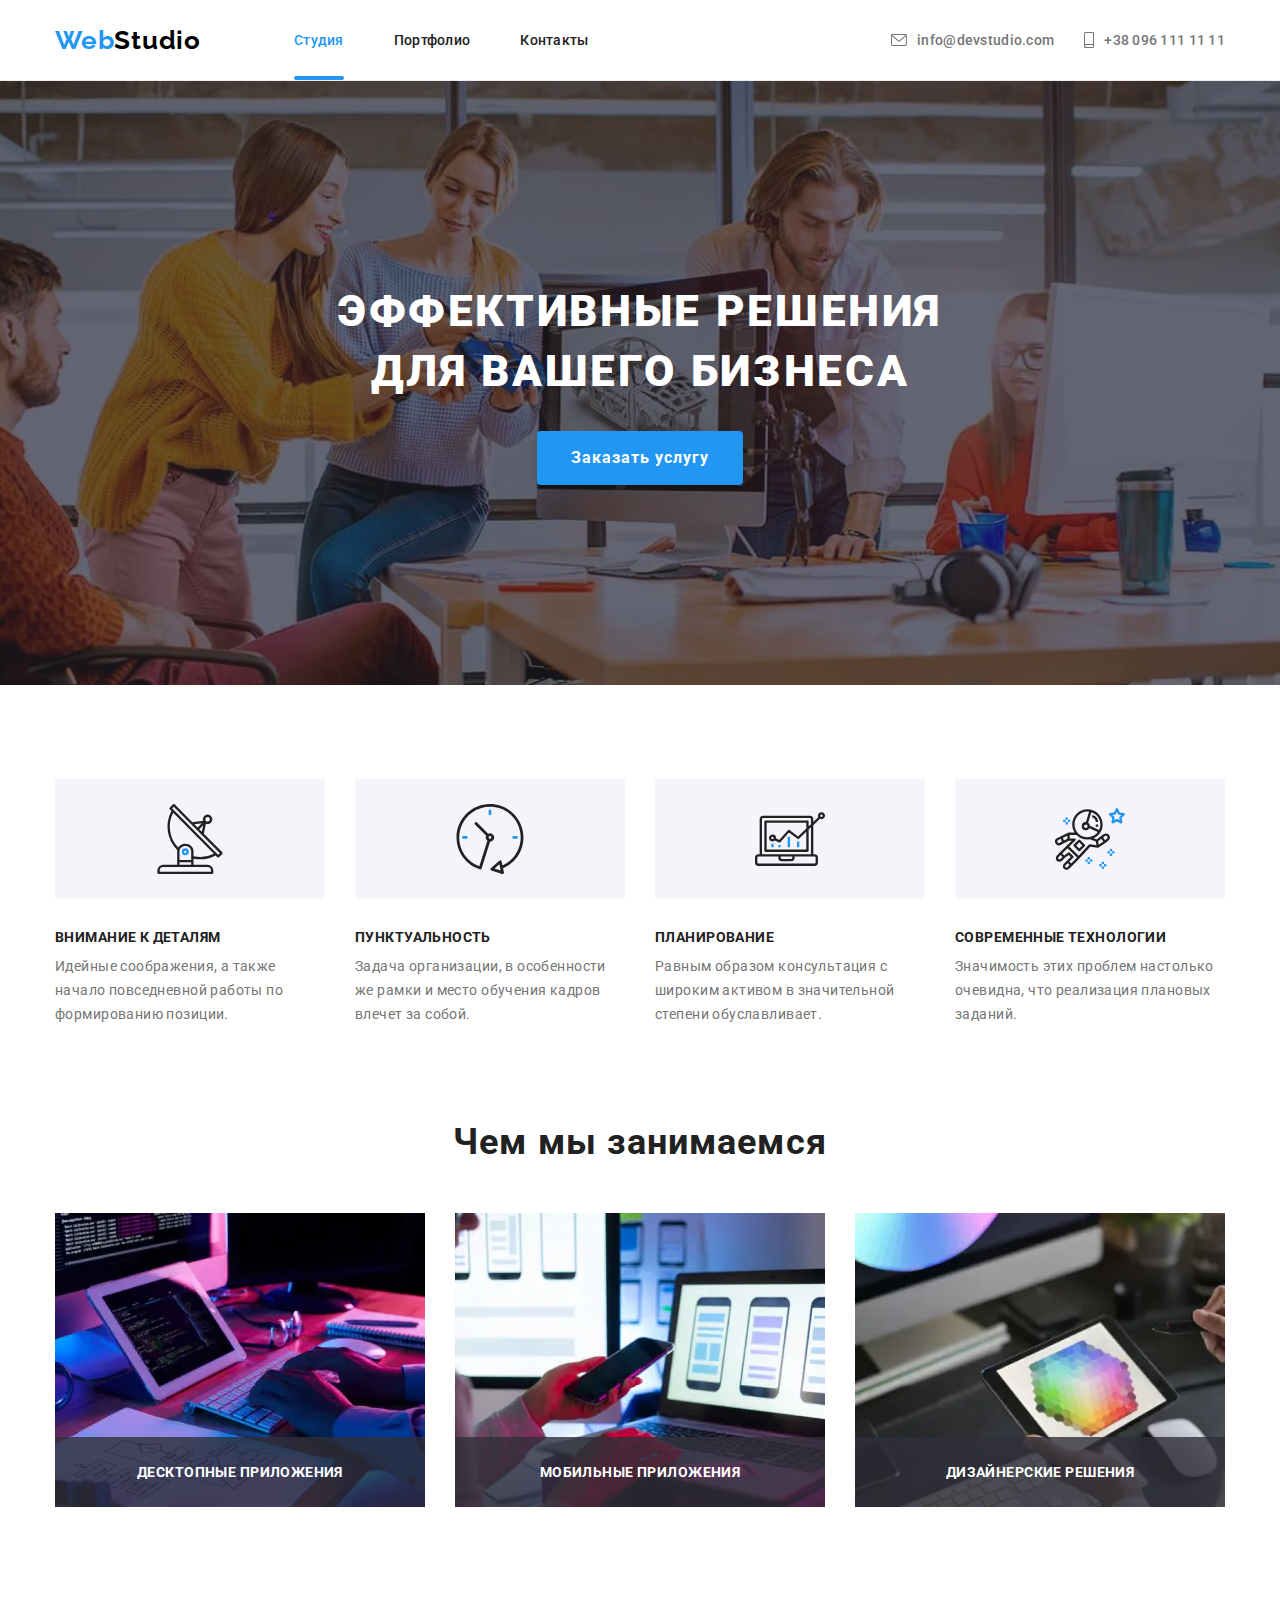
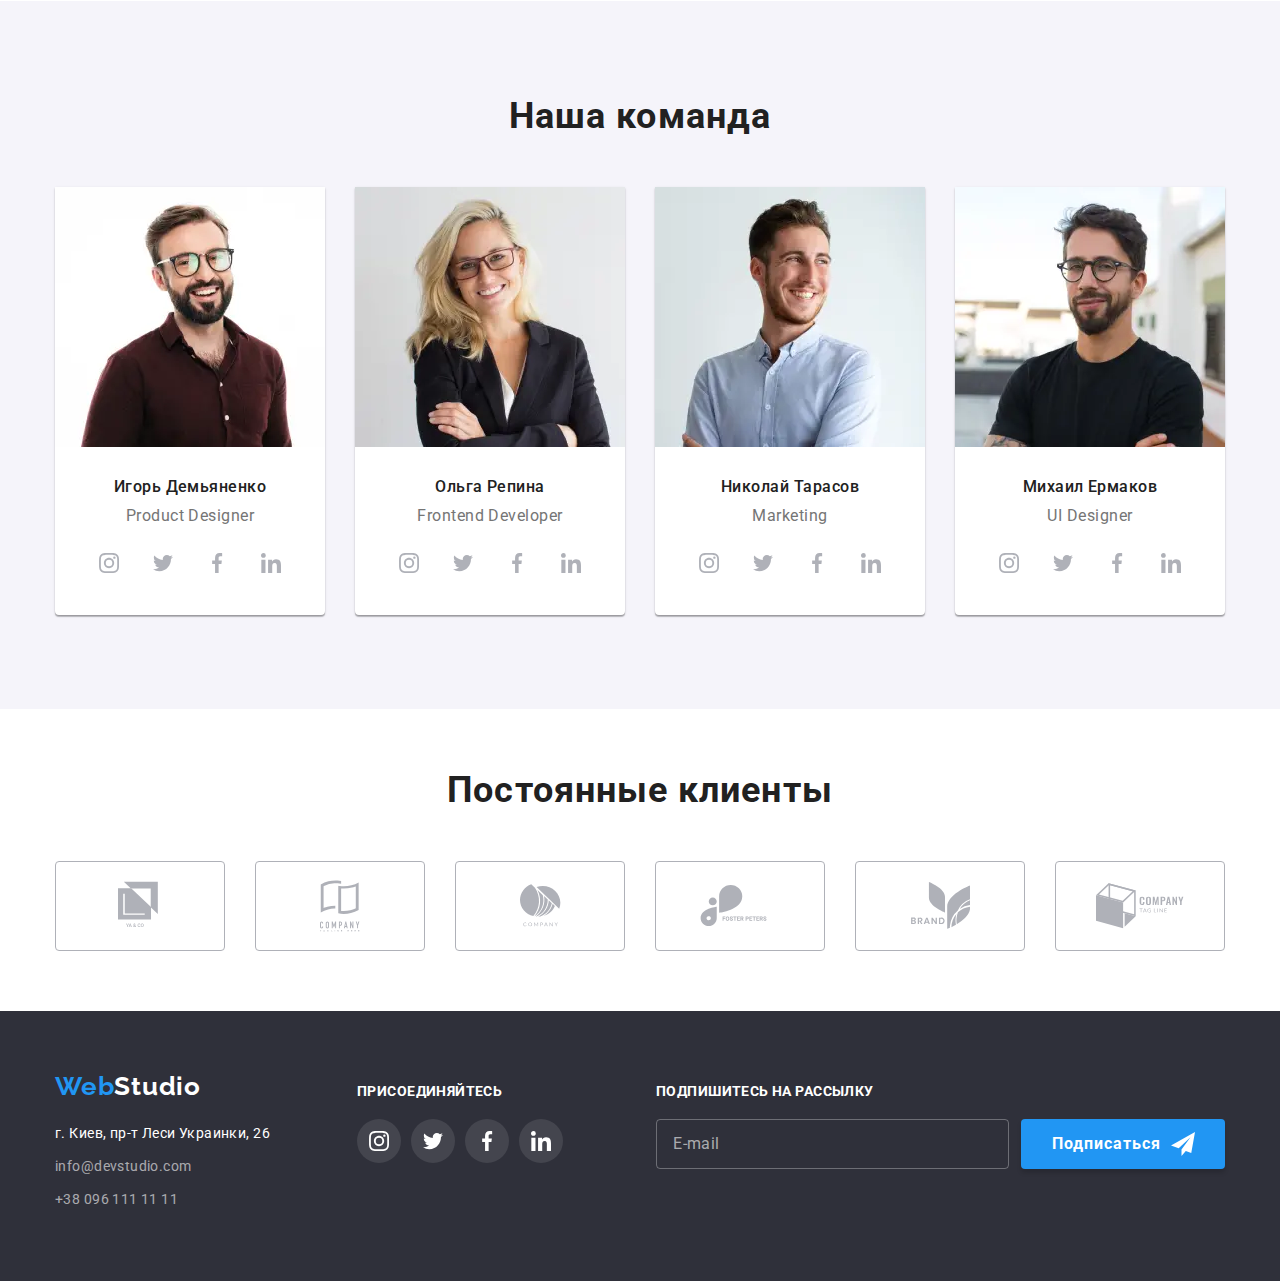
<file: index.html>
<!DOCTYPE html>
<html lang="ru">
  <head>
    <meta charset="UTF-8" />
    <meta name="viewport" content="width=device-width, initial-scale=1.0" />
    <title>Web Studio</title>
    <link rel="stylesheet" href="https://cdnjs.cloudflare.com/ajax/libs/modern-normalize/1.0.0/modern-normalize.css" />
    <link
      href="https://fonts.googleapis.com/css2?family=Raleway:wght@700&family=Roboto:wght@400;500;700;900&display=swap"
      rel="stylesheet"
    />
    <link rel="stylesheet" href="./css/main.min.css" />
  </head>
  <body>
    <header class="header">
      <div class="container flexx-conteiner">
        <nav class="navigation">
          <a class="logo header-logo link" href="./index.html" aria-label="логотип вэб-студии"
            ><span class="logo-web">Web</span><span class="header-logo-studio">Studio</span></a
          >
          <button type="button" class="menu-button"  data-menu-button>
            <svg class="icon-menu" width="24" height="16" aria-label="переключатель мобильного меню">
              <use  href="./svg/sprite.svg#menu-btn"></use>
            </svg>
            <svg class="icon-cross" width="18" height="18" aria-label="переключатель мобильного меню">
              <use  href="./svg/sprite.svg#menu-close"></use>
            </svg>
          </button>

          <div class="mobile-menu" data-menu>
            
              <nav class="mobile-nav">
                <ul class="mobile-navigation-list list">
                  <li class="navigation-list-item">
                    <a class="navigation-link menu-underline link" href="./index.html">Студия</a>
                  </li>
                  <li class="navigation-list-item">
                    <a class="navigation-link link" href="./portfolio.html">Портфолио</a>
                  </li>
                  <li class="navigation-list-item">
                    <a class="navigation-link link" href="">Контакты</a>
                  </li>
                </ul>
              </nav>
              <address class="mobile-address">
                <ul class="mobile-contact-list list contacts-flexx">
                  <li class="contact-list-item header-contact">
                    <a href="mailto:info@devstudio.com" class="contact-link link">
                      <svg width="16" height="12">
                        <use href="./svg/sprite.svg#envelope"></use>
                      </svg>
                      info@devstudio.com
                    </a>
                  </li>
                  <li class="contact-list-item header-contact">
                    <a href="tel:+380961111111" class="contact-link link">
                      <svg width="10" height="16">
                        <use href="./svg/sprite.svg#smartphone"></use>
                      </svg>
                      +38 096 111 11 11
                    </a>
                  </li>
                </ul>
              </address>
            
          </div>

          <ul class="navigation-list list">
            <li class="navigation-list-item">
              <a class="navigation-link active-menu link" href="./index.html">Студия</a>
              <div class="line"></div>
            </li>
            <li class="navigation-list-item">
              <a class="navigation-link link" href="./portfolio.html">Портфолио</a>
            </li>
            <li class="navigation-list-item">
              <a class="navigation-link link" href="">Контакты</a>
            </li>
          </ul>
        </nav>

        <address class="address">
          <ul class="contact-list list contacts-flexx">
            <li class="contact-list-item header-contact">
              <a href="mailto:info@devstudio.com" class="contact-link link">
                <svg class="envelope">
                  <use href="./svg/sprite.svg#envelope"></use>
                </svg>
                info@devstudio.com</a
              >
            </li>
            <li class="contact-list-item header-contact">
              <a href="tel:+380961111111" class="contact-link link">
                <svg class="smartphone">
                  <use href="./svg/sprite.svg#smartphone"></use>
                </svg>
                +38 096 111 11 11
              </a>
            </li>
          </ul>
        </address>
      </div>
    </header>

    <main class="main">
      <!--EFFECTIVE SOLUTIONS-->
      <section class="hero">
        <div class="main-title-box">
          <h1 class="main-title">эффективные решения для вашего бизнеса</h1>
          <button class=" btn order-btn" type="button" data-modal-open>Заказать услугу</button>
        </div>
      </section>

      <!--ADVANTAGES-->
      <section class="advantages">
        <div class="container">
          <h2 class="visually-hidden">Advantages</h2>
          <ul class="advantages-list list">
            <li class="advantages-list-item">
              <h3 class="subtitle subtitle_light-theme">Внимание к деталям</h3>
              <p class="advantages-list-item-description">
                Идейные соображения, а также начало повседневной работы по формированию позиции.
              </p>
            </li>
            <li class="advantages-list-item">
              <h3 class="subtitle subtitle_light-theme">Пунктуальность</h3>
              <p class="advantages-list-item-description">
                Задача организации, в особенности же рамки и место обучения кадров влечет за собой.
              </p>
            </li>
            <li class="advantages-list-item">
              <h3 class="subtitle subtitle_light-theme">Планирование</h3>
              <p class="advantages-list-item-description">
                Равным образом консультация с широким активом в значительной степени обуславливает.
              </p>
            </li>
            <li class="advantages-list-item">
              <h3 class="subtitle subtitle_light-theme">Современные технологии</h3>
              <p class="advantages-list-item-description">
                Значимость этих проблем настолько очевидна, что реализация плановых заданий.
              </p>
            </li>
          </ul>
        </div>
      </section>

      <!--OUR WORK-->
      <section class="work">
        <div class="container">
          <h2 class="title">Чем мы занимаемся</h2>
          <ul class="work-list list">
            <li class="work-list-item">
              <picture>
                <source
                  srcset="
                    ./img/studio/desktop/box1-desktop-webp.webp 1x,
                    ./img/studio/desktop/box1-desktop@x2-webp.webp 2x
                  "
                  media="(min-width: 1200px)"
                  type="image/webp"
                />
                <source
                  srcset="
                    ./img/studio/desktop/box1-desktop.jpg 1x,
                    ./img/studio/desktop/box1-desktop@2x.jpg 2x
                  "
                  media="(min-width: 1200px)"
                />
                <img src="./img/studio/desktop/box1-desktop.jpg" alt=" руки печатают на клавиатуре перед монитором" />
              </picture>
              <div class="label">
                <p class="subtitle subtitle_dark-theme">Десктопные приложения</p>
              </div>
            </li>
            <li class="work-list-item">
              <picture>
                <source
                  srcset="
                    ./img//studio/desktop/box2-desktop-webp.webp 1x,
                    ./img//studio/desktop/box2-desktop@x2-webp.webp 2x
                  "
                  media="(min-width: 1200px)"
                  type="image/webp"
                />
                <source
                  srcset="
                    ./img//studio/desktop/box2-desktop.jpg 1x,
                    ./img//studio/desktop/box2-desktop@2x.jpg 2x
                  "
                  media="(min-width: 1200px)"
                />
                <img src="./img//studio/desktop/box2-desktop.jpg" alt="в одной руке смартфон, другая на тач-паде ноутбука" />
              </picture>
              <div class="label">
                <p class="subtitle subtitle_dark-theme">Мобильные приложения</p>
              </div>
            </li>
            <li class="work-list-item">
              <picture>
                <source
                  srcset="
                  ./img/studio/desktop/box3-desktop-webp.webp 1x,
                    ./img/studio/desktop/box3-desktop@x2-webp.webp 2x
                  "
                  media="(min-width: 1200px)"
                  type="image/webp"
                />
                <source
                  srcset="
                  ./img/studio/desktop/box3-desktop.jpg 1x,
                  ./img/studio/desktop/box3-desktop@2x.jpg 2x
                  "
                  media="(min-width: 1200px)"
                />
                <img src="./img/studio/desktop/box3-desktop.jpg" alt=" в одной руке планшет, во второй перо" />
              </picture>
              <div class="label">
                <p class="subtitle subtitle_dark-theme">Дизайнерские решения</p>
              </div>
            </li>
          </ul>
        </div>
      </section>

      <!--OUR TEAM-->
    <section class="team">
        <div class="container">
          <h2 class="title">Наша команда</h2>
          <ul class="team-list list">
            <li class="team-list-item">
              <picture>
                <source
                  srcset="
                  ./img/studio/desktop/img1-desktop-webp.webp 1x,
                    ./img/studio/desktop/img1-desktop@x2-webp.webp 2x
                  "
                  media="(min-width: 1200px)"
                  type="image/webp"
                />
                <source
                  srcset="
                  ./img/studio/desktop/img1-desktop.jpg 1x,
                    ./img/studio/desktop/img1-desktop@2x.jpg 2x
                  "
                  media="(min-width: 1200px)"
                />
                <source
                  srcset="
                  ./img/studio/tablet/img1-tablet-webp.webp 1x,
                    ./img/studio/tablet/img1-tablet@x2-webp.webp 2x
                  "
                  media="(min-width: 768px)"
                  type="image/webp"
                />
                <source
                  srcset="
                  ./img/studio/tablet/img1-tablet.jpg 1x,
                  ./img/studio/tablet/img1-tablet@2x.jpg 2x
                  "
                  media="(min-width: 768px)"
                />
                <source
                  srcset="
                  ./img/studio/mobile/img1-mobile-webp.webp 1x,
                  ./img/studio/mobile/img1-mobile@x2-webp.webp 2x
                  "
                  media="(min-width: 320px)"
                  type="image/webp"
                />
                <source
                  srcset="
                  ./img/studio/mobile/img1-mobile.jpg 1x,
                  ./img/studio/mobile/img1-mobile@2x.jpg 2x
                  "
                  media="(min-width: 320px)"
                />
                <img src="./img/studio/mobile/img1-mobile.jpg " alt="Игорь Демьяненко" />
              </picture>
              <div class="team-content">
                <h3 class="team-name">Игорь Демьяненко</h3>
                <p class="team-position" lang="en">Product Designer</p>
                <ul class="social-list list">
                  <li class="social-item">
                    <a href="" class="social-link link">
                      <svg>
                        <use href="./svg/sprite.svg#instagram"></use>
                      </svg>
                    </a>
                  </li>
                  <li class="social-item">
                    <a href="" class="social-link link">
                      <svg>
                        <use href="./svg/sprite.svg#twitter"></use>
                      </svg>
                    </a>
                  </li>
                  <li class="social-item">
                    <a href="" class="social-link link">
                      <svg>
                        <use href="./svg/sprite.svg#facebook"></use>
                      </svg>
                    </a>
                  </li>
                  <li class="social-item">
                    <a href="" class="social-link link">
                      <svg>
                        <use href="./svg/sprite.svg#linkidin"></use>
                      </svg>
                    </a>
                  </li>
                </ul>
              </div>
            </li>
            <li class="team-list-item">
              <picture>
                <source
                  srcset="
                  ./img/studio/desktop/img2-desktop-webp.webp 1x,
                    ./img/studio/desktop/img2-desktop@x2-webp.webp 2x
                  "
                  media="(min-width: 1200px)"
                  type="image/webp"
                />
                <source
                  srcset="
                  ./img/studio/desktop/img2-desktop.jpg 1x,
                  ./img/studio/desktop/img2-desktop@2x.jpg 2x
                  "
                  media="(min-width: 1200px)"
                />
                <source
                  srcset="
                  ./img/studio/tablet/img2-tablet-webp.webp 1x,
                    ./img/studio/tablet/img2-tablet@x2-webp.webp 2x
                  "
                  media="(min-width: 768px)"
                  type="image/webp"
                />
                <source
                  srcset="
                  ./img/studio/tablet/img2-tablet.jpg 1x,
                    ./img/studio/tablet/img2-tablet@2x.jpg 2x
                  "
                  media="(min-width: 768px)"
                />
                <source
                  srcset="
                  ./img/studio/mobile/img2-mobile-webp.webp 1x,
                    ./img/studio/mobile/img2-mobile@x2-webp.webp 2x
                  "
                  media="(min-width: 320px)"
                  type="image/webp"
                />
                <source
                  srcset="
                  ./img/studio/mobile/img2-mobile.jpg 1x,
                  ./img/studio/mobile/img2-mobile@2x.jpg 2x
                  "
                  media="(min-width: 320px)"
                />
                <img src="./img/studio/mobile/img2-mobile.jpg" alt="Ольга Репина" />
              </picture>
              <div class="team-content">
                <h3 class="team-name">Ольга Репина</h3>
                <p class="team-position" lang="en">Frontend Developer</p>
                <ul class="social-list list">
                  <li class="social-item">
                    <a href="" class="social-link link">
                      <svg>
                        <use href="./svg/sprite.svg#instagram"></use>
                      </svg>
                    </a>
                  </li>
                  <li class="social-item">
                    <a href="" class="social-link link">
                      <svg>
                        <use href="./svg/sprite.svg#twitter"></use>
                      </svg>
                    </a>
                  </li>
                  <li class="social-item">
                    <a href="" class="social-link link">
                      <svg>
                        <use href="./svg/sprite.svg#facebook"></use>
                      </svg>
                    </a>
                  </li>
                  <li class="social-item">
                    <a href="" class="social-link link">
                      <svg>
                        <use href="./svg/sprite.svg#linkidin"></use>
                      </svg>
                    </a>
                  </li>
                </ul>
              </div>
            </li>
            <li class="team-list-item">
              <picture>
                <source
                  srcset="
                  ./img/studio/desktop/img3-desktop-webp.webp 1x,
                    ./img/studio/desktop/img3-desktop@x2-webp.webp 2x
                  "
                  media="(min-width: 1200px)"
                  type="image/webp"
                />
                <source
                  srcset="
                  ./img/studio/desktop/img3-desktop.jpg 1x,
                  ./img/studio/desktop/img3-desktop@2x.jpg 2x
                  "
                  media="(min-width: 1200px)"
                />
                <source
                  srcset="
                  ./img/studio/tablet/img3-tablet-webp.webp 1x,
                    ./img/studio/tablet/img3-tablet@x2-webp.webp 2x
                  "
                  media="(min-width: 768px)"
                  type="image/webp"
                />
                <source
                  srcset="
                  ./img/studio/tablet/img3-tablet.jpg 1x,
                  ./img/studio/tablet/img3-tablet@2x.jpg 2x
                  "
                  media="(min-width: 768px)"
                />
                <source
                  srcset="
                  ./img/studio/mobile/img3-mobile-webp.webp 1x,
                    ./img/studio/mobile/img3-mobile@x2-webp.webp 2x
                  "
                  media="(min-width: 320px)"
                  type="image/webp"
                />
                <source
                  srcset="
                  ./img/studio/mobile/img3-mobile.jpg 1x,
                    ./img/studio/mobile/img3-mobile.jpg 2x
                  "
                  media="(min-width: 320px)"
                />
                <img src="./img/studio/mobile/img3-mobile.jpg " alt="Николай Тарасов" />
              </picture>
              <div class="team-content">
                <h3 class="team-name">Николай Тарасов</h3>
                <p class="team-position" lang="en">Marketing</p>
                <ul class="social-list list">
                  <li class="social-item">
                    <a href="" class="social-link link">
                      <svg>
                        <use href="./svg/sprite.svg#instagram"></use>
                      </svg>
                    </a>
                  </li>
                  <li class="social-item">
                    <a href="" class="social-link link">
                      <svg>
                        <use href="./svg/sprite.svg#twitter"></use>
                      </svg>
                    </a>
                  </li>
                  <li class="social-item">
                    <a href="" class="social-link link">
                      <svg>
                        <use href="./svg/sprite.svg#facebook"></use>
                      </svg>
                    </a>
                  </li>
                  <li class="social-item">
                    <a href="" class="social-link link">
                      <svg>
                        <use href="./svg/sprite.svg#linkidin"></use>
                      </svg>
                    </a>
                  </li>
                </ul>
              </div>
            </li>
            <li class="team-list-item">
              <picture>
                <source
                  srcset="
                  ./img/studio/desktop/img4-desktop-webp.webp 1x,
                    ./img/studio/desktop/img4-desktop@x2-webp.webp 2x
                  "
                  media="(min-width: 1200px)"
                  type="image/webp"
                />
                <source
                  srcset="
                  ./img/studio/desktop/img4-desktop.jpg 1x,
                    ./img/studio/desktop/img4-desktop@2x.jpg 2x
                  "
                  media="(min-width: 1200px)"
                />
                <source
                  srcset="
                  ./img/studio/tablet/img4-tablet-webp.webp 1x,
                    ./img/studio/tablet/img4-tablet@x2-webp.webp 2x
                  "
                  media="(min-width: 768px)"
                  type="image/webp"
                />
                <source
                  srcset="
                  ./img/studio/tablet/img4-tablet.jpg 1x,
                  ./img/studio/tablet/img4-tablet2x.jpg 2x
                  "
                  media="(min-width: 768px)"
                />
                <source
                  srcset="
                  ./img/studio/mobile/img4-mobile-webp.webp 1x,
                    ./img/studio/mobile/img4-mobile@x2-webp.webp 2x
                  "
                  media="(min-width: 320px)"
                  type="image/webp"
                />
                <source
                  srcset="
                  ./img/studio/mobile/img4-mobile.jpg 1x,
                  ./img/studio/mobile/img4-mobile@x2x.jpg 2x
                  "
                  media="(min-width: 320px)"
                />
                <img src="./img/studio/mobile/img4-mobile.jpg " alt="Михаил Ермаков" />
              </picture>
              <div class="team-content">
                <h3 class="team-name">Михаил Ермаков</h3>
                <p class="team-position" lang="en">UI Designer</p>
                <ul class="social-list list">
                  <li class="social-item">
                    <a href="" class="social-link link">
                      <svg>
                        <use href="./svg/sprite.svg#instagram"></use>
                      </svg>
                    </a>
                  </li>
                  <li class="social-item">
                    <a href="" class="social-link link">
                      <svg>
                        <use href="./svg/sprite.svg#twitter"></use>
                      </svg>
                    </a>
                  </li>
                  <li class="social-item">
                    <a href="" class="social-link link">
                      <svg>
                        <use href="./svg/sprite.svg#facebook"></use>
                      </svg>
                    </a>
                  </li>
                  <li class="social-item">
                    <a href="" class="social-link link">
                      <svg>
                        <use href="./svg/sprite.svg#linkidin"></use>
                      </svg>
                    </a>
                  </li>
                </ul>
              </div>
            </li>
          </ul>
        </div>
      </section>
      <!--Clients-->
      <section class="clients">
        <div class="container">
          <h2 class="title">Постоянные клиенты</h2>
          
            <ul class="clients-list list">
              <li class="clients-list-item">
                <a href="" class="clients-link link">
                  <svg width="44" height="50">
                    <use href="./svg/sprite.svg#client-logo1"></use>
                  </svg>
                </a>
              </li>
              <li class="clients-list-item">
                <a href="" class="clients-link link">
                  <svg width="40" height="52">
                    <use href="./svg/sprite.svg#client-logo2"></use>
                  </svg>
                </a>
              </li>
              <li class="clients-list-item">
                <a href="" class="clients-link link">
                  <svg width="41" height="43">
                    <use href="./svg/sprite.svg#client-logo3"></use>
                  </svg>
                </a>
              </li>
              <li class="clients-list-item">
                <a href="" class="clients-link link">
                  <svg width="80" height="42">
                    <use href="./svg/sprite.svg#client-logo4"></use>
                  </svg>
                </a>
              </li>
              <li class="clients-list-item">
                <a href="" class="clients-link link">
                  <svg width="59" height="47">
                    <use href="./svg/sprite.svg#client-logo5"></use>
                  </svg>
                </a>
              </li>
              <li class="clients-list-item">
                <a href="" class="clients-link link">
                  <svg width="88" height="46">
                    <use href="./svg/sprite.svg#client-logo6"></use>
                  </svg>
                </a>
              </li>
            </ul>
          
        </div>
      </section>
    </main>

    <footer class="footer">
      <div class="container">
        <div class="tablet-container">

          <div class="footer-info">
            <a class="logo footer-logo link" href="./index.html" aria-label="логотип вэб-студии"
              ><span class="logo-web">Web</span><span class="footer-logo-studio">Studio</span></a
            >
            <address class="address footer-address">
              <ul class="contact-list list">
                <li class="contact-list-item footer-contact">
                  <a class="link location" href="https://goo.gl/maps/aFKf9Q2qraXxwTez7" target="_blank"
                    >г. Киев, пр-т Леси Украинки, 26</a
                  >
                </li>
                <li class="contact-list-item footer-contact">
                  <a class="link mail" href="mailto:info@devstudio.com">info@devstudio.com</a>
                </li>
                <li class="contact-list-item footer-contact">
                  <a class="link phone" href="tel:+380961111111">+38 096 111 11 11</a>
                </li>
              </ul>
            </address>
          </div>
          <div class="footer-social-links">
            <h3 class="subtitle subtitle_dark-theme footer-subtitle">присоединяйтесь</h3>
            <ul class="social-list list">
              <li class="social-item">
                <a href="" class="social-link link">
                  <svg class="social-link-svg">
                    <use href="./svg/sprite.svg#instagram" width="20px" height="20px"></use>
                  </svg>
                </a>
              </li>
              <li class="social-item">
                <a href="" class="social-link link">
                  <svg class="social-link-svg">
                    <use href="./svg/sprite.svg#twitter" width="20px" height="20px"></use>
                  </svg>
                </a>
              </li>
              <li class="social-item">
                <a href="" class="social-link link">
                  <svg class="social-link-svg">
                    <use href="./svg/sprite.svg#facebook" width="20px" height="20px"></use>
                  </svg>
                </a>
              </li>
              <li class="social-item">
                <a href="" class="social-link link">
                  <svg class="social-link-svg">
                    <use href="./svg/sprite.svg#linkidin" width="20px" height="20px"></use>
                  </svg>
                </a>
              </li>
            </ul>
          </div>
        </div>
        <div class="footer-form-wrap">
          <h3 class="subtitle subtitle_dark-theme footer-subtitle">Подпишитесь на рассылку</h3>
          <form action="#" method="GET" class="footer-form">
            <input type="email" class="footer-input" name="user-email" id="user-email" placeholder="E-mail">
            <button type="submit" class="btn submit-btn">
              <span>Подписаться</span>
              <svg>
                <use href="./svg/sprite.svg#icon-send"></use>
              </svg>
            </button>
          </form>
        </div>
      </div>
    </footer>
    <div class="backdrop is-hidden" data-modal>
      
      <div class="modal-window">
        
          <button class="btn close-btn" type="button" data-modal-close>
            <svg width="18" height="18">
              <use href="./svg/sprite.svg#close-btn"></use>
            </svg>
          </button>
          <h3 class="modal-title">Оставьте свои данные, мы вам перезвоним</h3>
          <form action="#" method="get">
            <ul class="modal-form list">
              <li class="form-item">
                <label for="user-name" class="label-text">имя</label>
                <div class="input-wrapper">
                  <input type="text" name="user-name" id="user-name" class="input">
                  <svg>
                    <use href="./svg/sprite.svg#person"></use>
                  </svg>

                </div>
              </li>
              <li class="form-item">
                <label for="user-phone" class="label-text">телефон</label>
                <div class="input-wrapper">
                  <input type="tel" name="user-phone" id="user-phone" class="input">
                  <svg>
                    <use href="./svg/sprite.svg#phone"></use>
                  </svg>

                </div>
              </li>
              <li class="form-item">
                <label for="user-mail" class="label-text">почта</label>
                <div class="input-wrapper">
                  <input type="email" name="user-mail" id="user-mail" class="input">
                  <svg>
                    <use href="./svg/sprite.svg#email"></use>
                  </svg>
                </div>
              </li>
              <li class="form-item">
                <label for="comment" class="label-text">комментарий</label>
                <textarea class="textarea" name="comment" id="comment"  placeholder="Введите текст"></textarea>
              </li>
              
            </ul>
            <div class="checkbox-wrap">
              
              
              <label for="policy-chbx" class="policy">
                <input class="checkbox visually-hidden" type="checkbox" name="policy-chbx" id="policy-chbx">
                <span class="checkbox-modified"></span>
                Соглашаюсь с рассылкой и принимаю<pre> </pre><a href="http://" target="_blank" rel="noopener noreferrer" class="policy-link link">Условия договора</a></label>
            </div>
            
            <button type="submit" class="btn submit-btn">Отправить</button>
            
            
          </form>
        
      </div>
    </div>
    <script src="./js/mobile-menu.js"></script>
    <script src="./js/modal.js"></script>
  </body>
</html>
</file>
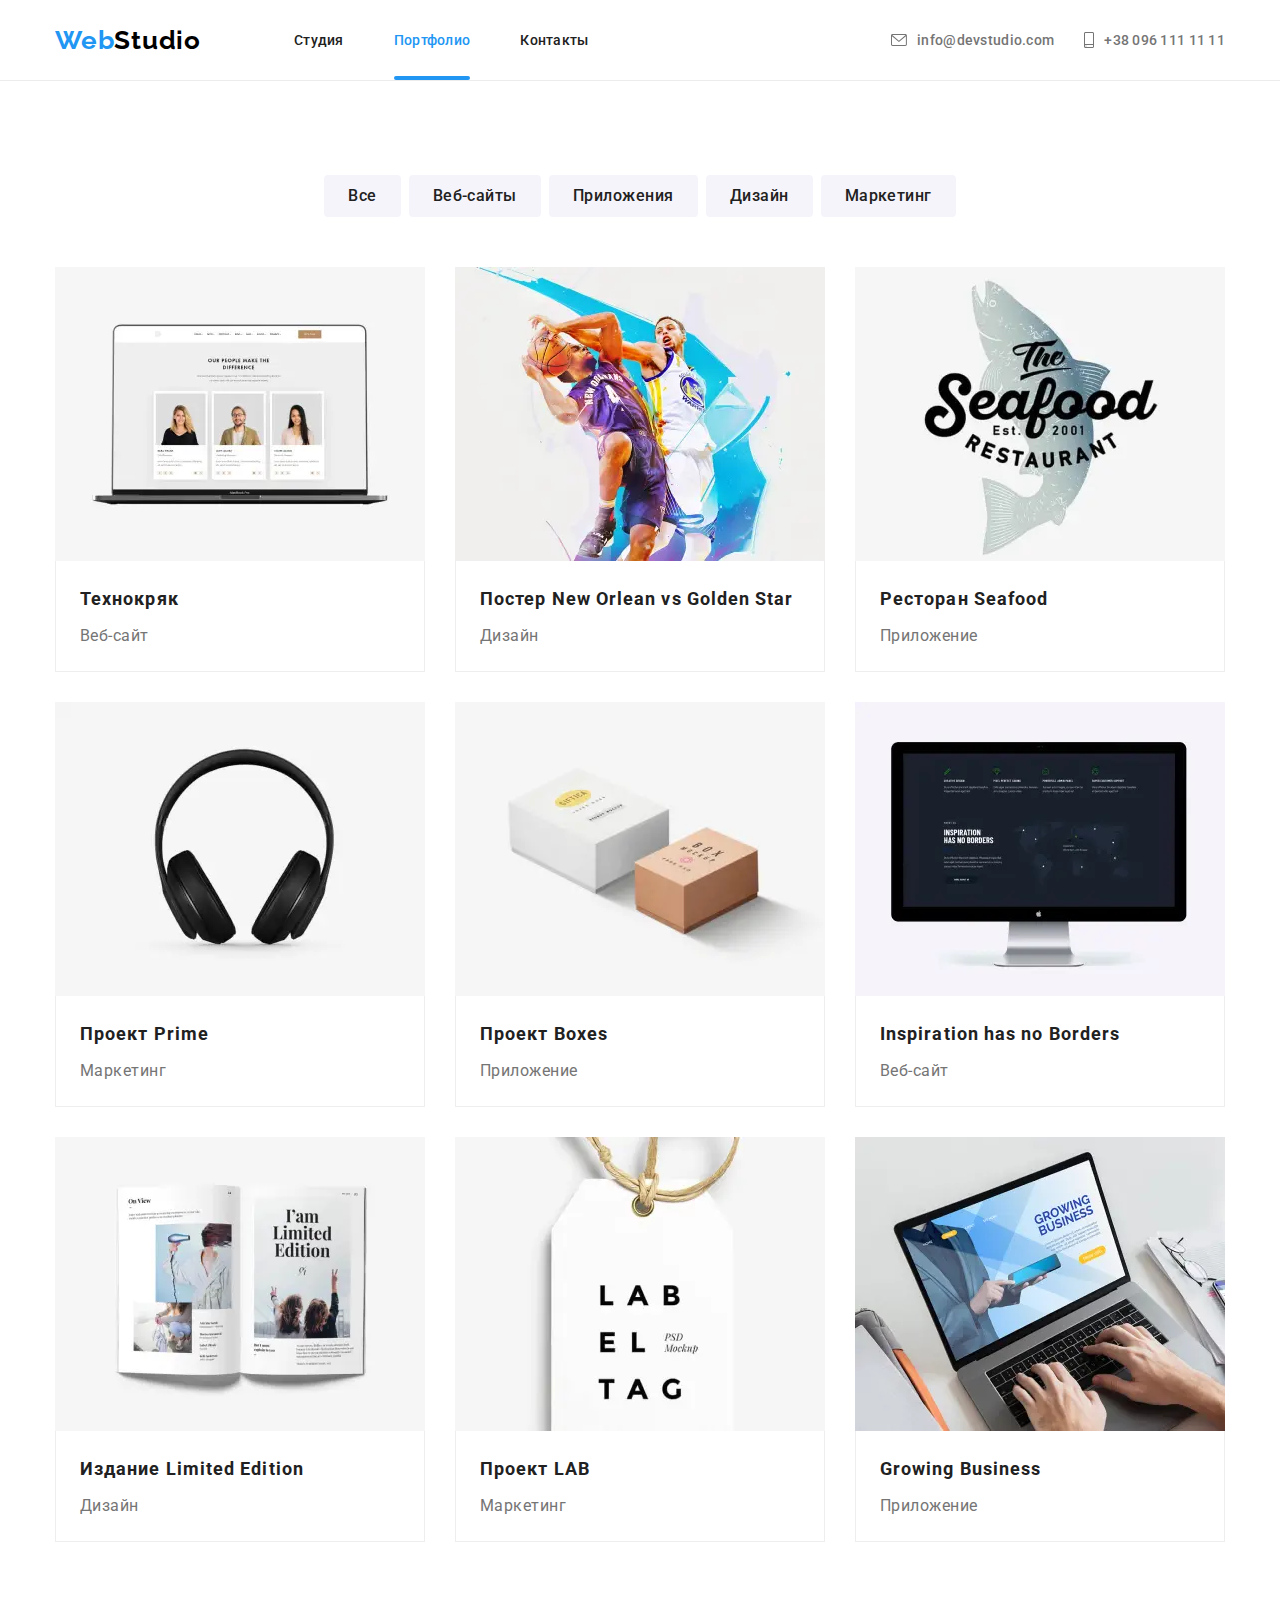
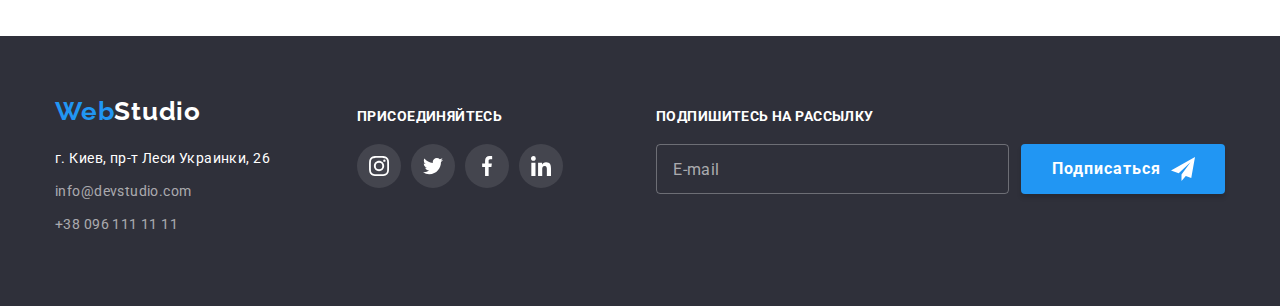
<file: portfolio.html>
<!DOCTYPE html>
<html lang="en">
  <head>
    <meta charset="UTF-8" />
    <meta name="viewport" content="width=device-width, initial-scale=1.0" />
    <title>Web Studio</title>
    <link rel="stylesheet" href="https://cdnjs.cloudflare.com/ajax/libs/modern-normalize/1.0.0/modern-normalize.css" />
    <link
      href="https://fonts.googleapis.com/css2?family=Raleway:wght@700&family=Roboto:wght@400;500;700;900&display=swap"
      rel="stylesheet"
    />
    <link rel="stylesheet" href="./css/portfolio.min.css" />
  </head>
  <body>
    <header class="header">
      <div class="container flexx-conteiner">
        <nav class="navigation">
          <a class="logo header-logo link" href="./index.html" aria-label="логотип вэб-студии"
            ><span class="logo-web">Web</span><span class="header-logo-studio">Studio</span></a
          >
          <button type="button" class="menu-button"  data-menu-button>
            <svg class="icon-menu" width="24" height="16" aria-label="переключатель мобильного меню">
              <use  href="./svg/sprite.svg#menu-btn"></use>
            </svg>
            <svg class="icon-cross" width="18" height="18" aria-label="переключатель мобильного меню">
              <use  href="./svg/sprite.svg#menu-close"></use>
            </svg>
          </button>

          <div class="mobile-menu" data-menu>
            
              <nav class="mobile-nav">
                <ul class="mobile-navigation-list list">
                  <li class="navigation-list-item">
                    <a class="navigation-link link" href="./index.html">Студия</a>
                  </li>
                  <li class="navigation-list-item">
                    <a class="navigation-link menu-underline link" href="./portfolio.html">Портфолио</a>
                  </li>
                  <li class="navigation-list-item">
                    <a class="navigation-link link" href="">Контакты</a>
                  </li>
                </ul>
              </nav>
              <address class="mobile-address">
                <ul class="mobile-contact-list list contacts-flexx">
                  <li class="contact-list-item header-contact">
                    <a href="mailto:info@devstudio.com" class="contact-link link">
                      <svg width="16" height="12">
                        <use href="./svg/sprite.svg#envelope"></use>
                      </svg>
                      info@devstudio.com
                    </a>
                  </li>
                  <li class="contact-list-item header-contact">
                    <a href="tel:+380961111111" class="contact-link link">
                      <svg width="10" height="16">
                        <use href="./svg/sprite.svg#smartphone"></use>
                      </svg>
                      +38 096 111 11 11
                    </a>
                  </li>
                </ul>
              </address>
            
          </div>

          <ul class="navigation-list list">
            <li class="navigation-list-item">
              <a class="navigation-link link" href="./index.html">Студия</a>
              
            </li>
            <li class="navigation-list-item">
              <a class="navigation-link active-menu link" href="./portfolio.html">Портфолио</a>
              <div class="line"></div>
            </li>
            <li class="navigation-list-item">
              <a class="navigation-link link" href="">Контакты</a>
            </li>
          </ul>
        </nav>

        <address class="address">
          <ul class="contact-list list contacts-flexx">
            <li class="contact-list-item header-contact">
              <a href="mailto:info@devstudio.com" class="contact-link link">
                <svg class="envelope">
                  <use href="./svg/sprite.svg#envelope"></use>
                </svg>
                info@devstudio.com</a
              >
            </li>
            <li class="contact-list-item header-contact">
              <a href="tel:+380961111111" class="contact-link link">
                <svg class="smartphone">
                  <use href="./svg/sprite.svg#smartphone"></use>
                </svg>
                +38 096 111 11 11
              </a>
            </li>
          </ul>
        </address>
      </div>
    </header>
    <main class="main">
      <div class="container gallery-container">
        <div class="filter">
          <ul class="filter-list list">
            <li class="filter-list-item">
              <button class="btn filter-btn" type="button">Все</button>
            </li>
            <li class="filter-list-item">
              <button class="btn filter-btn" type="button">Веб-сайты</button>
            </li>
            <li class="filter-list-item">
              <button class="btn filter-btn" type="button">Приложения</button>
            </li>
            <li class="filter-list-item">
              <button class="btn filter-btn" type="button">Дизайн</button>
            </li>
            <li class="filter-list-item">
              <button class="btn filter-btn" type="button">Маркетинг</button>
            </li>
          </ul>
        </div>
        <div class="gallery">
          <ul class="gallery-list list">
            <li class="gallery-list-item">
              <div class="overlay-box">
                <div class="overlay">
                  <p class="overlay-discription">
                    Технокряк это современная площадка распространения коронавируса. Компании используют эту платформу
                    для цифрового шпионажа и атак на защищённые сервера конкурентов.
                  </p>
                </div>
                <a class="gallery-link link" href=""
                  >
                  <picture>
                    <source
                      srcset="
                        ./img/portfolio/desktop/portfolio1.webp    1x,
                        ./img/portfolio/desktop/portfolio1@2x.webp 2x
                      "
                      media="(min-width: 1200px)"
                      type="image/webp"
                    />
                    <source
                      srcset="./img/portfolio/desktop/portfolio1.jpg 1x, ./img/portfolio/desktop/portfolio1@2x.jpg 2x"
                      media="(min-width: 1200px)"
                    />
                    <source
                      srcset="./img/portfolio/tablet/portfolio1.webp 1x, ./img/portfolio/tablet/portfolio1@2x.webp 2x"
                      media="(min-width: 768px)"
                      type="image/webp"
                    />
                    <source
                      srcset="./img/portfolio/tablet/portfolio1.jpg 1x, ./img/portfolio/tablet/portfolio1@2x.jpg 2x"
                      media="(min-width: 768px)"
                    />
                    <source
                      srcset="./img/portfolio/mobile/portfolio1.webp 1x, ./img/portfolio/mobile/portfolio1@2x.webp 2x"
                      media="(min-width: 320px)"
                      type="image/webp"
                    />
                    <source
                      srcset="./img/portfolio/mobile/portfolio1.jpg 1x, ./img/portfolio/mobile/portfolio1@2x.jpg 2x"
                      media="(min-width: 320px)"
                    />
                    <img src="./img/portfolio/mobile/portfolio1.jpg" alt="презентация сайта на ноутбуке" />
                  </picture>
                </a>
              </div>

              <div class="gallery-content">
                <h2 class="gallery-content-title">Технокряк</h2>
                <p class="gallery-content-type">Веб-сайт</p>
              </div>
            </li>
            <li class="gallery-list-item">
              <div class="overlay-box">
                <div class="overlay">
                  <p></p>
                </div>

                <a class="gallery-link link" href=""
                  >
                  <picture>
                    <source
                      srcset="
                        ./img/portfolio/desktop/portfolio2.webp    1x,
                        ./img/portfolio/desktop/portfolio2@2x.webp 2x
                      "
                      media="(min-width: 1200px)"
                      type="image/webp"
                    />
                    <source
                      srcset="./img/portfolio/desktop/portfolio2.jpg 1x, ./img/portfolio/desktop/portfolio2@2x.jpg 2x"
                      media="(min-width: 1200px)"
                    />
                    <source
                      srcset="./img/portfolio/tablet/portfolio2.webp 1x, ./img/portfolio/tablet/portfolio2@2x.webp 2x"
                      media="(min-width: 768px)"
                      type="image/webp"
                    />
                    <source
                      srcset="./img/portfolio/tablet/portfolio2.jpg 1x, ./img/portfolio/tablet/portfolio2@2x.jpg 2x"
                      media="(min-width: 768px)"
                    />
                    <source
                      srcset="./img/portfolio/mobile/portfolio2.webp 1x, ./img/portfolio/mobile/portfolio2@2x.webp 2x"
                      media="(min-width: 320px)"
                      type="image/webp"
                    />
                    <source
                      srcset="./img/portfolio/mobile/portfolio2.jpg 1x, ./img/portfolio/mobile/portfolio2@2x.jpg 2x"
                      media="(min-width: 320px)"
                    />
                    <img src="./img/portfolio/mobile/portfolio2.jpg" alt="два баскетболиста" />
                  </picture>
                </a>
              </div>
              <div class="gallery-content">
                <h2 class="gallery-content-title">Постер <span lang="en">New Orlean vs Golden Star</span></h2>
                <p class="gallery-content-type">Дизайн</p>
              </div>
            </li>
            <li class="gallery-list-item">
              <div class="overlay-box">
                <div class="overlay">
                  <p></p>
                </div>

                <a class="gallery-link link" href=""
                  >
                  <picture>
                    <source
                      srcset="
                        ./img/portfolio/desktop/portfolio3.webp    1x,
                        ./img/portfolio/desktop/portfolio3@2x.webp 2x
                      "
                      media="(min-width: 1200px)"
                      type="image/webp"
                    />
                    <source
                      srcset="./img/portfolio/desktop/portfolio3.jpg 1x, ./img/portfolio/desktop/portfolio3@2x.jpg 2x"
                      media="(min-width: 1200px)"
                    />
                    <source
                      srcset="./img/portfolio/tablet/portfolio3.webp 1x, ./img/portfolio/tablet/portfolio3@2x.webp 2x"
                      media="(min-width: 768px)"
                      type="image/webp"
                    />
                    <source
                      srcset="./img/portfolio/tablet/portfolio3.jpg 1x, ./img/portfolio/tablet/portfolio3@2x.jpg 2x"
                      media="(min-width: 768px)"
                    />
                    <source
                      srcset="./img/portfolio/mobile/portfolio3.webp 1x, ./img/portfolio/mobile/portfolio3@2x.webp 2x"
                      media="(min-width: 320px)"
                      type="image/webp"
                    />
                    <source
                      srcset="./img/portfolio/mobile/portfolio3.jpg 1x, ./img/portfolio/mobile/portfolio3@2x.jpg 2x"
                      media="(min-width: 320px)"
                    />
                    <img src="./img/portfolio/mobile/portfolio3.jpg" alt="эмблема ресторана" />
                  </picture>
                </a>
              </div>
              <div class="gallery-content">
                <h2 class="gallery-content-title">Ресторан <span lang="en">Seafood</span></h2>
                <p class="gallery-content-type">Приложение</p>
              </div>
            </li>
            <li class="gallery-list-item">
              <div class="overlay-box">
                <div class="overlay">
                  <p></p>
                </div>

                <a class="gallery-link link" href=""
                  >
                  <picture>
                    <source
                      srcset="
                        ./img/portfolio/desktop/portfolio4.webp    1x,
                        ./img/portfolio/desktop/portfolio4@2x.webp 2x
                      "
                      media="(min-width: 1200px)"
                      type="image/webp"
                    />
                    <source
                      srcset="./img/portfolio/desktop/portfolio4.jpg 1x, ./img/portfolio/desktop/portfolio4@2x.jpg 2x"
                      media="(min-width: 1200px)"
                    />
                    <source
                      srcset="./img/portfolio/tablet/portfolio4.webp 1x, ./img/portfolio/tablet/portfolio4@2x.webp 2x"
                      media="(min-width: 768px)"
                      type="image/webp"
                    />
                    <source
                      srcset="./img/portfolio/tablet/portfolio4.jpg 1x, ./img/portfolio/tablet/portfolio4@2x.jpg 2x"
                      media="(min-width: 768px)"
                    />
                    <source
                      srcset="./img/portfolio/mobile/portfolio4.webp 1x, ./img/portfolio/mobile/portfolio4@2x.webp 2x"
                      media="(min-width: 320px)"
                      type="image/webp"
                    />
                    <source
                      srcset="./img/portfolio/mobile/portfolio4.jpg 1x, ./img/portfolio/mobile/portfolio4@2x.jpg 2x"
                      media="(min-width: 320px)"
                    />
                    <img src="./img/portfolio/mobile/portfolio4.jpg" alt="наушники" />
                  </picture>
                </a>
              </div>
              <div class="gallery-content">
                <h2 class="gallery-content-title">Проект <span lang="en">Prime</span></h2>
                <p class="gallery-content-type">Маркетинг</p>
              </div>
            </li>
            <li class="gallery-list-item">
              <div class="overlay-box">
                <div class="overlay">
                  <p></p>
                </div>

                <a class="gallery-link link" href=""
                  >
                  <picture>
                    <source
                      srcset="
                        ./img/portfolio/desktop/portfolio5.webp    1x,
                        ./img/portfolio/desktop/portfolio5@2x.webp 2x
                      "
                      media="(min-width: 1200px)"
                      type="image/webp"
                    />
                    <source
                      srcset="./img/portfolio/desktop/portfolio5.jpg 1x, ./img/portfolio/desktop/portfolio5@2x.jpg 2x"
                      media="(min-width: 1200px)"
                    />
                    <source
                      srcset="./img/portfolio/tablet/portfolio5.webp 1x, ./img/portfolio/tablet/portfolio5@2x.webp 2x"
                      media="(min-width: 768px)"
                      type="image/webp"
                    />
                    <source
                      srcset="./img/portfolio/tablet/portfolio5.jpg 1x, ./img/portfolio/tablet/portfolio5@2x.jpg 2x"
                      media="(min-width: 768px)"
                    />
                    <source
                      srcset="./img/portfolio/mobile/portfolio5.webp 1x, ./img/portfolio/mobile/portfolio5@2x.webp 2x"
                      media="(min-width: 320px)"
                      type="image/webp"
                    />
                    <source
                      srcset="./img/portfolio/mobile/portfolio5.jpg 1x, ./img/portfolio/mobile/portfolio5@2x.jpg 2x"
                      media="(min-width: 320px)"
                    />
                    <img src="./img/portfolio/mobile/portfolio5.jpg" alt="Коробки" />
                  </picture>
                  </a>
              </div>
              <div class="gallery-content">
                <h2 class="gallery-content-title">Проект <span lang="en">Boxes</span></h2>
                <p class="gallery-content-type">Приложение</p>
              </div>
            </li>
            <li class="gallery-list-item">
              <div class="overlay-box">
                <div class="overlay">
                  <p></p>
                </div>

                <a class="gallery-link link" href="">
                  <picture>
                    <source
                      srcset="
                        ./img/portfolio/desktop/portfolio6.webp    1x,
                        ./img/portfolio/desktop/portfolio6@2x.webp 2x
                      "
                      media="(min-width: 1200px)"
                      type="image/webp"
                    />
                    <source
                      srcset="./img/portfolio/desktop/portfolio6.jpg 1x, ./img/portfolio/desktop/portfolio6@2x.jpg 2x"
                      media="(min-width: 1200px)"
                    />
                    <source
                      srcset="./img/portfolio/tablet/portfolio6.webp 1x, ./img/portfolio/tablet/portfolio6@2x.webp 2x"
                      media="(min-width: 768px)"
                      type="image/webp"
                    />
                    <source
                      srcset="./img/portfolio/tablet/portfolio6.jpg 1x, ./img/portfolio/tablet/portfolio6@2x.jpg 2x"
                      media="(min-width: 768px)"
                    />
                    <source
                      srcset="./img/portfolio/mobile/portfolio6.webp 1x, ./img/portfolio/mobile/portfolio6@2x.webp 2x"
                      media="(min-width: 320px)"
                      type="image/webp"
                    />
                    <source
                      srcset="./img/portfolio/mobile/portfolio6.jpg 1x, ./img/portfolio/mobile/portfolio6@2x.jpg 2x"
                      media="(min-width: 320px)"
                    />
                    <img src="./img/portfolio/mobile/portfolio6.jpg" alt="Картинка на мониторе с картой мира" />
                  </picture>
                </a>
              </div>
              <div class="gallery-content">
                <h2 class="gallery-content-title"><span lang="en">Inspiration has no Borders</span></h2>
                <p class="gallery-content-type">Веб-сайт</p>
              </div>
            </li>
            <li class="gallery-list-item">
              <div class="overlay-box">
                <div class="overlay">
                  <p></p>
                </div>

                <a class="gallery-link link" href=""
                  >
                  <picture>
                    <source
                      srcset="
                        ./img/portfolio/desktop/portfolio7.webp    1x,
                        ./img/portfolio/desktop/portfolio7@2x.webp 2x
                      "
                      media="(min-width: 1200px)"
                      type="image/webp"
                    />
                    <source
                      srcset="./img/portfolio/desktop/portfolio7.jpg 1x, ./img/portfolio/desktop/portfolio7@2x.jpg 2x"
                      media="(min-width: 1200px)"
                    />
                    <source
                      srcset="./img/portfolio/tablet/portfolio7.webp 1x, ./img/portfolio/tablet/portfolio7@2x.webp 2x"
                      media="(min-width: 768px)"
                      type="image/webp"
                    />
                    <source
                      srcset="./img/portfolio/tablet/portfolio7.jpg 1x, ./img/portfolio/tablet/portfolio7@2x.jpg 2x"
                      media="(min-width: 768px)"
                    />
                    <source
                      srcset="./img/portfolio/mobile/portfolio7.webp 1x, ./img/portfolio/mobile/portfolio7@2x.webp 2x"
                      media="(min-width: 320px)"
                      type="image/webp"
                    />
                    <source
                      srcset="./img/portfolio/mobile/portfolio7.jpg 1x, ./img/portfolio/mobile/portfolio7@2x.jpg 2x"
                      media="(min-width: 320px)"
                    />
                    <img src="./img/portfolio/mobile/portfolio7.jpg" alt="Раскрытая книга" />
                  </picture>
                </a>
              </div>
              <div class="gallery-content">
                <h2 class="gallery-content-title">Издание Limited Edition</h2>
                <p class="gallery-content-type">Дизайн</p>
              </div>
            </li>
            <li class="gallery-list-item">
              <div class="overlay-box">
                <div class="overlay">
                  <p></p>
                </div>

                <a class="gallery-link link" href=""
                  >
                  <picture>
                    <source
                      srcset="
                        ./img/portfolio/desktop/portfolio8.webp    1x,
                        ./img/portfolio/desktop/portfolio8@2x.webp 2x
                      "
                      media="(min-width: 1200px)"
                      type="image/webp"
                    />
                    <source
                      srcset="./img/portfolio/desktop/portfolio8.jpg 1x, ./img/portfolio/desktop/portfolio8@2x.jpg 2x"
                      media="(min-width: 1200px)"
                    />
                    <source
                      srcset="./img/portfolio/tablet/portfolio8.webp 1x, ./img/portfolio/tablet/portfolio8@2x.webp 2x"
                      media="(min-width: 768px)"
                      type="image/webp"
                    />
                    <source
                      srcset="./img/portfolio/tablet/portfolio8.jpg 1x, ./img/portfolio/tablet/portfolio8@2x.jpg 2x"
                      media="(min-width: 768px)"
                    />
                    <source
                      srcset="./img/portfolio/mobile/portfolio8.webp 1x, ./img/portfolio/mobile/portfolio8@2x.webp 2x"
                      media="(min-width: 320px)"
                      type="image/webp"
                    />
                    <source
                      srcset="./img/portfolio/mobile/portfolio8.jpg 1x, ./img/portfolio/mobile/portfolio8@2x.jpg 2x"
                      media="(min-width: 320px)"
                    />
                    <img src="./img/portfolio/mobile/portfolio8.jpg" alt="Бирка" />
                  </picture>
                </a>
              </div>
              <div class="gallery-content">
                <h2 class="gallery-content-title">Проект LAB</h2>
                <p class="gallery-content-type">Маркетинг</p>
              </div>
            </li>
            <li class="gallery-list-item">
              <div class="overlay-box">
                <div class="overlay">
                  <p></p>
                </div>

                <a class="gallery-link link" href=""
                  >
                  <picture>
                    <source
                      srcset="
                        ./img/portfolio/desktop/portfolio9.webp    1x,
                        ./img/portfolio/desktop/portfolio9@2x.webp 2x
                      "
                      media="(min-width: 1200px)"
                      type="image/webp"
                    />
                    <source
                      srcset="./img/portfolio/desktop/portfolio9.jpg 1x, ./img/portfolio/desktop/portfolio9@2x.jpg 2x"
                      media="(min-width: 1200px)"
                    />
                    <source
                      srcset="./img/portfolio/tablet/portfolio9.webp 1x, ./img/portfolio/tablet/portfolio9@2x.webp 2x"
                      media="(min-width: 768px)"
                      type="image/webp"
                    />
                    <source
                      srcset="./img/portfolio/tablet/portfolio9.jpg 1x, ./img/portfolio/tablet/portfolio9@2x.jpg 2x"
                      media="(min-width: 768px)"
                    />
                    <source
                      srcset="./img/portfolio/mobile/portfolio9.webp 1x, ./img/portfolio/mobile/portfolio9@2x.webp 2x"
                      media="(min-width: 320px)"
                      type="image/webp"
                    />
                    <source
                      srcset="./img/portfolio/mobile/portfolio9.jpg 1x, ./img/portfolio/mobile/portfolio9@2x.jpg 2x"
                      media="(min-width: 320px)"
                    />
                    <img src="./img/portfolio/mobile/portfolio9.jpg" alt="Мужчина работает за компьютером" />
                  </picture>
                </a>
              </div>
              <div class="gallery-content">
                <h2 class="gallery-content-title">Growing Business</h2>
                <p class="gallery-content-type">Приложение</p>
              </div>
            </li>
          </ul>
        </div>
      </div>
    </main>
    <footer class="footer">
      <div class="container">
        <div class="tablet-container">

          <div class="footer-info">
            <a class="logo footer-logo link" href="./index.html" aria-label="логотип вэб-студии"
              ><span class="logo-web">Web</span><span class="footer-logo-studio">Studio</span></a
            >
            <address class="address footer-address">
              <ul class="contact-list list">
                <li class="contact-list-item footer-contact">
                  <a class="link location" href="https://goo.gl/maps/aFKf9Q2qraXxwTez7" target="_blank"
                    >г. Киев, пр-т Леси Украинки, 26</a
                  >
                </li>
                <li class="contact-list-item footer-contact">
                  <a class="link mail" href="mailto:info@devstudio.com">info@devstudio.com</a>
                </li>
                <li class="contact-list-item footer-contact">
                  <a class="link phone" href="tel:+380961111111">+38 096 111 11 11</a>
                </li>
              </ul>
            </address>
          </div>
          <div class="footer-social-links">
            <h3 class="subtitle subtitle_dark-theme footer-subtitle">присоединяйтесь</h3>
            <ul class="social-list list">
              <li class="social-item">
                <a href="" class="social-link link">
                  <svg class="social-link-svg">
                    <use href="./svg/sprite.svg#instagram" width="20px" height="20px"></use>
                  </svg>
                </a>
              </li>
              <li class="social-item">
                <a href="" class="social-link link">
                  <svg class="social-link-svg">
                    <use href="./svg/sprite.svg#twitter" width="20px" height="20px"></use>
                  </svg>
                </a>
              </li>
              <li class="social-item">
                <a href="" class="social-link link">
                  <svg class="social-link-svg">
                    <use href="./svg/sprite.svg#facebook" width="20px" height="20px"></use>
                  </svg>
                </a>
              </li>
              <li class="social-item">
                <a href="" class="social-link link">
                  <svg class="social-link-svg">
                    <use href="./svg/sprite.svg#linkidin" width="20px" height="20px"></use>
                  </svg>
                </a>
              </li>
            </ul>
          </div>
        </div>
        <div class="footer-form-wrap">
          <h3 class="subtitle subtitle_dark-theme footer-subtitle">Подпишитесь на рассылку</h3>
          <form action="#" method="GET" class="footer-form">
            <input type="email" class="footer-input" name="user-email" id="user-email" placeholder="E-mail">
            <button type="submit" class="btn submit-btn">
              <span>Подписаться</span>
              <svg>
                <use href="./svg/sprite.svg#icon-send"></use>
              </svg>
            </button>
          </form>
        </div>
      </div>
    </footer>
    <script src="./js/mobile-menu.js"></script>
  </body>
</html>
</file>
<file: css/main.min.css>
.visually-hidden{position:absolute !important;clip:rect(1px 1px 1px 1px);clip:rect(1px, 1px, 1px, 1px);padding:0 !important;border:0 !important;height:1px !important;width:1px !important;overflow:hidden}*,*::before,*::after{margin:0;padding:0}.list{list-style-type:none}.link{text-decoration:none}address{font-style:normal}img{display:block}body{font-family:"Roboto",sans-serif;font-style:normal}@media screen and (max-width: 767px){.main{padding-top:60px}}.link{transition-property:background-color, color, fill, box-shadow;transition-duration:250ms;transition-timing-function:cubic-bezier(0.4, 0, 0.2, 1)}svg{transition-property:background-color, color, fill;transition-duration:250ms;transition-timing-function:cubic-bezier(0.4, 0, 0.2, 1)}.btn{transition-property:all;transition-duration:250ms;transition-timing-function:cubic-bezier(0.4, 0, 0.2, 1)}link:hover{cursor:pointer}.btn:hover{cursor:pointer}.container{padding:0 15px}@media screen and (min-width: 480px){.container{width:480px;margin-left:auto;margin-right:auto}}@media screen and (min-width: 768px){.container{width:768px}}@media screen and (min-width: 1200px){.container{width:1200px}}.flexx-conteiner{display:flex;align-items:center;justify-content:space-between}.main-title{font-weight:900;font-size:26px;line-height:1.62;letter-spacing:0.06em;text-transform:uppercase;color:#ffffff;margin-bottom:30px}@media screen and (min-width: 1200px){.main-title{font-size:44px;line-height:1.364}}.title{font-weight:700;font-size:28px;line-height:1.179;text-align:center;letter-spacing:0.03em;color:#212121}@media screen and (min-width: 1200px){.title{font-size:36px;line-height:1.167}}.subtitle{font-weight:700;font-size:14px;line-height:1.143;letter-spacing:0.03em;text-transform:uppercase}.subtitle_dark-theme{color:#ffffff}.subtitle_light-theme{color:#212121}.header{border-bottom:1px solid #ececec;background-color:#fff;width:100%;position:relative;z-index:10}@media screen and (max-width: 767px){.header{position:fixed;top:0}}.logo{font-family:"Raleway",sans-serif;font-weight:700;font-size:24px;line-height:1.167;letter-spacing:0.03em;text-transform:capitalize}.logo-web{color:#2196f3}@media screen and (min-width: 1200px){.logo{font-size:26px;line-height:1.192}}.header-logo{display:inline-block}@media screen and (max-width: 767px){.header-logo{padding:16px 0}}.header-logo-studio{color:#000000}@media screen and (min-width: 768px){.header-logo{margin-right:88px}}@media screen and (min-width: 1200px){.header-logo{margin-right:93px}}.footer-logo-studio{color:#ffffff}@media screen and (min-width: 1200px){.footer-logo{margin-right:86px}}.navigation{display:flex;align-items:center}@media screen and (max-width: 767px){.navigation{width:100%;justify-content:space-between}}@media screen and (max-width: 767px){.navigation-list{display:none}}@media screen and (min-width: 768px){.navigation-list{display:flex}}.navigation-list-item{position:relative}@media screen and (max-width: 767px){.navigation-list-item{margin-bottom:40px}}@media screen and (min-width: 768px){.navigation-list-item{margin-right:50px}}.line{height:4px;width:100%;background-color:#2196f3;border-radius:2px;bottom:0;position:absolute;z-index:2}.navigation-list-item:last-child{margin-bottom:0;margin-right:0}.navigation-link{font-weight:500;font-size:18px;line-height:1.167;letter-spacing:0.02em;color:#212121;display:inline-block}@media screen and (min-width: 768px){.navigation-link{font-size:14px;line-height:1.143;padding-top:32px;padding-bottom:32px}}.active-menu{color:#2196f3}.navigation-link:active,.navigation-link:hover,.navigation-link:focus{color:#2196f3}@media screen and (max-width: 767px){.header .address{display:none}}@media screen and (min-width: 1200px){.contacts-flexx{display:flex;align-items:center}}@media screen and (max-width: 767px){.header-contact{margin-bottom:16px}}@media screen and (min-width: 768px) and (max-width: 1199px){.header-contact{margin-bottom:10px}}@media screen and (min-width: 1200px){.header-contact{margin-right:30px;display:flex;align-items:center}}.header-contact:last-child{margin-bottom:0;margin-right:0}.contact-link{font-weight:500;font-size:18px;line-height:1.167;letter-spacing:0.02em;color:#757575}@media screen and (min-width: 768px){.contact-link{display:flex;align-items:center;font-size:12px;line-height:1.167}}@media screen and (min-width: 1200px){.contact-link{display:flex;align-items:center;font-size:14px;line-height:1.143}}.contact-link svg{margin-right:10px;fill:currentColor;fill:#757575}@media screen and (min-width: 768px) and (max-width: 1199px){.contact-link svg{margin-right:8px}}@media screen and (min-width: 768px){.envelope{width:14px;height:10px}.smartphone{width:10px;height:14px}}@media screen and (min-width: 1200px){.envelope{width:16px;height:12px}.smartphone{width:10px;height:16px}}.contact-link:hover svg,.contact-link:focus svg{fill:#2196f3}.contact-link:hover,.contact-link:focus{color:#2196f3}.hero{background-color:#c4c4c4;background-position:center;background-repeat:no-repeat;background-size:cover}@media screen and (min-device-pixel-ratio: 2) and (max-width: 767px), screen and (min-resolution: 192dpi) and (max-width: 767px), screen and (min-resolution: 2dppx) and (max-width: 767px){.hero{background-image:linear-gradient(rgba(47,48,58,0.4), rgba(47,48,58,0.4)),url(../img/studio/mobile/hero-bg-mobile@2x.jpg)}}@media screen and (max-width: 767px){.hero{background-image:linear-gradient(rgba(47,48,58,0.4), rgba(47,48,58,0.4)),url(../img/studio/mobile/hero-bg-mobile.jpg)}}@media screen and (min-device-pixel-ratio: 2) and (min-width: 768px), screen and (min-resolution: 192dpi) and (min-width: 768px), screen and (min-resolution: 2dppx) and (min-width: 768px){.hero{background-image:linear-gradient(rgba(47,48,58,0.4), rgba(47,48,58,0.4)),url(../img/studio/tablet/hero-bg-tablet@2x.jpg)}}@media screen and (min-width: 768px){.hero{background-image:linear-gradient(rgba(47,48,58,0.4), rgba(47,48,58,0.4)),url(../img/studio/tablet/hero-bg-tablet.jpg)}}@media screen and (min-device-pixel-ratio: 2) and (min-width: 1200px), screen and (min-resolution: 192dpi) and (min-width: 1200px), screen and (min-resolution: 2dppx) and (min-width: 1200px){.hero{background-image:linear-gradient(rgba(47,48,58,0.4), rgba(47,48,58,0.4)),url(../img/studio/desktop/hero-bg-desktop@2x.jpg.jpg)}}@media screen and (min-width: 1200px){.hero{background-image:linear-gradient(rgba(47,48,58,0.4), rgba(47,48,58,0.4)),url(../img/studio/desktop/hero-bg-desktop.jpg)}}.hero .main-title-box{text-align:center;padding-top:118px;padding-bottom:118px;max-width:360px;margin-left:auto;margin-right:auto}@media screen and (min-width: 1200px){.hero .main-title-box{padding-top:200px;padding-bottom:200px;max-width:696px}}.order-btn{font-weight:700;font-size:16px;line-height:1.875;text-align:center;letter-spacing:0.06em;color:#ffffff;background:#2196f3;box-shadow:0px 4px 4px rgba(0,0,0,0.15);border-radius:4px;border-color:transparent;padding:10px 32px 10px 32px}.order-btn:hover,.order-btn:focus{background:#188ce8}.submit-btn{font-weight:700;font-size:16px;line-height:1.87;letter-spacing:0.06em;color:#ffffff;padding:0 55px 0 56px;height:50px;background-color:#2196f3;box-shadow:0px 4px 4px rgba(0,0,0,0.15);border-radius:4px;border-color:transparent}.submit-btn:hover,.submit-btn:focus{background-color:#188ce8}.menu-button{height:40px;width:40px;background-color:transparent;border:none;display:flex;align-items:center;justify-content:center}.menu-button .icon-cross{display:none}.menu-button.is-open .icon-cross{display:block}.menu-button.is-open .icon-menu{display:none}.menu-button:hover .icon-menu,.menu-button:focus .icon-menu{fill:#2196f3}.menu-button:hover .icon-cross,.menu-button:focus .icon-cross{fill:#2196f3}@media screen and (min-width: 768px){.menu-button{display:none}}.advantages{padding:60px 0}@media screen and (min-width: 768px){.advantages-list{display:flex;flex-wrap:wrap}}@media screen and (min-width: 1200px){.advantages-list{flex-wrap:nowrap}}@media screen and (min-width: 1200px){.advantages{padding:94px 0}}.advantages-list-item::before{content:"";display:block;width:100%;height:120px;background-color:#f5f4fa;margin-bottom:30px;background-repeat:no-repeat;background-position:center}.advantages-list-item:nth-child(1)::before{background-image:url(../img/studio/decor/antenna.svg)}.advantages-list-item:nth-child(2)::before{background-image:url(../img/studio/decor/clock.svg)}.advantages-list-item:nth-child(3)::before{background-image:url(../img/studio/decor/diagram.svg)}.advantages-list-item:nth-child(4)::before{background-image:url(../img/studio/decor/astronaut.svg)}.advantages-list-item .subtitle{margin-bottom:10px}@media screen and (max-width: 767px){.advantages-list-item .subtitle{text-align:center}}.advantages-list-item-description{font-weight:400;font-size:14px;line-height:1.714;letter-spacing:0.03em;color:#757575}@media screen and (min-width: 768px) and (max-width: 1199px){.advantages-list-item:nth-child(odd){margin-right:30px}}@media screen and (min-width: 768px){.advantages-list-item{width:354px}}@media screen and (max-width: 1199px){.advantages-list-item{margin-bottom:30px}}@media screen and (min-width: 1200px){.advantages-list-item{margin-right:30px;width:calc((100%-30px * 3) / 4)}.advantages-list-item:last-child{margin-right:0}}@media screen and (max-width: 1199px){.work{display:none}}@media screen and (min-width: 1200px){.work{padding-bottom:94px}.work-list{display:flex;justify-content:space-between;margin-top:50px}.work-list-item{position:relative}.label{display:flex;align-items:center;justify-content:center;height:70px;width:100%;background-color:rgba(47,48,58,0.8);position:absolute;z-index:1;bottom:0}}.team{padding:60px 0;background:#f5f4fa}.team-list{margin-top:30px}.team-list-item{background:#ffffff;box-shadow:0px 1px 3px rgba(0,0,0,0.12),0px 1px 1px rgba(0,0,0,0.14),0px 2px 1px rgba(0,0,0,0.2);border-radius:0px 0px 4px 4px}@media screen and (max-width: 767px){.team-list-item{margin-top:30px}.team-list-item img{width:100%}}@media screen and (max-width: 767px){.team-list-item:first-child{margin-top:0}}@media screen and (min-width: 768px) and (max-width: 1199px){.team-list-item:nth-last-child(-n+2){margin-top:30px}}.team-content{padding:30px 0 24px 0}@media screen and (min-width: 1200px){.team-content{padding:30px 0}}.team-name,.team-position{font-size:16px;line-height:1.1875;text-align:center;letter-spacing:0.03em}.team-name{font-weight:500;color:#212121}.team-position{font-weight:400;color:#757575;padding-top:10px}@media screen and (min-width: 768px){.team-list{display:flex;justify-content:space-between}}@media screen and (min-width: 768px) and (max-width: 1199px){.team-list{flex-wrap:wrap}}@media screen and (min-width: 1200px){.team-list{margin-top:50px}}@media screen and (min-width: 1200px){.team{padding:94px 0}}.social-list{display:flex;justify-content:center;margin-top:16px}.social-item:not(:last-child){margin-right:10px}.social-link{width:44px;height:44px;border-radius:50%;display:flex;justify-content:center;align-items:center}.social-link svg{width:20px;height:20px;fill:#afb1b8}.social-link:hover,.social-link:focus{background-color:#2196f3}.social-link:hover svg,.social-link:focus svg{fill:#ffffff}.clients{padding-top:60px;padding-bottom:60px}.clients-list{display:flex;flex-wrap:wrap;justify-content:center}@media screen and (min-width: 450px){.clients-list{justify-content:space-between}}@media screen and (max-width: 1199px){.clients-list{margin-top:30px}}@media screen and (min-width: 1200px){.clients-list{flex-wrap:nowrap;margin-top:50px}}.clients-list-item{margin-top:30px}.clients-list-item:first-child{margin-top:0}@media screen and (min-width: 450px){.clients-list-item:nth-child(-n+2){margin-top:0}}@media screen and (min-width: 480px) and (max-width: 767px){.clients-list-item{margin-right:30px}.clients-list-item:nth-child(even){margin-right:0}}@media screen and (min-width: 768px) and (max-width: 1199px){.clients-list-item:nth-child(3n){margin-right:0}.clients-list-item:nth-child(-n+3){margin-top:0}}@media screen and (min-width: 1200px){.clients-list-item{margin-top:0}}.clients-link{display:flex;justify-content:center;align-items:center;border:1px solid #afb1b8;box-sizing:border-box;border-radius:4px;height:90px;width:210px}.clients-link svg{fill:#afb1b8}.clients-link:hover,.clients-link:focus{border-color:#2196f3}.clients-link:hover svg,.clients-link:focus svg{fill:#2196f3}@media screen and (min-width: 768px){.clients-link{width:226px}}@media screen and (min-width: 1200px){.clients-link{width:170px}}.footer{background-color:#2f303a;padding-top:60px;padding-bottom:60px}@media screen and (max-width: 1199px){.footer{text-align:center}}.footer-address{margin-top:20px}.footer-contact{margin-bottom:8px}@media screen and (min-width: 1200px){.footer-contact{margin-bottom:9px}}.footer-contact:last-child{margin-top:0}.footer .location{font-weight:400;font-size:14px;line-height:1.714;letter-spacing:0.03em;color:#ffffff}.footer .mail{font-weight:400;font-size:14px;line-height:1.714;letter-spacing:0.03em;color:rgba(255,255,255,0.6)}.footer .phone{font-weight:400;font-size:14px;line-height:1.714;letter-spacing:0.03em;color:rgba(255,255,255,0.6)}@media screen and (max-width: 767px){.footer-social-links{margin-top:60px}}@media screen and (min-width: 768px) and (max-width: 1199px){.footer-social-links{padding-top:5px}}@media screen and (min-width: 1200px){.footer-social-links{padding-top:12px;margin-left:70px}}.footer-subtitle{margin-bottom:20px}@media screen and (min-width: 1200px){.footer-subtitle{text-align-last:left}}.footer .social-list{margin-top:0}.footer .social-link{background-color:rgba(255,255,255,0.1)}.footer .social-link:hover,.footer .social-link:focus{background-color:#2196f3}.footer .social-link svg{fill:#ffffff}.footer-form-wrap{width:100%}@media screen and (max-width: 1199px){.footer-form-wrap{max-width:450px;margin:60px auto 0 auto}}@media screen and (min-width: 1200px){.footer-form-wrap{margin-left:93px;padding-top:12px;width:100%}}@media screen and (max-width: 1199px){.footer-form{text-align:center}}@media screen and (min-width: 1200px){.footer-form{display:flex;align-items:center}}.footer-input{width:100%;height:50px;border:1px solid rgba(255,255,255,0.3);border-radius:4px;padding-left:16px;padding-top:15px;padding-bottom:15px;background-color:transparent;color:#ffffff;font-size:16px;line-height:1.25;letter-spacing:0.03em}.footer-input::placeholder{color:rgba(255,255,255,0.6)}.footer .submit-btn{display:flex;align-items:center;padding:10px 28px 10px 29px;margin-left:12px}@media screen and (max-width: 1199px){.footer .submit-btn{margin:20px auto 0 auto}}.footer .submit-btn svg{width:24px;height:24px;fill:#ffffff;margin-left:10px}@media screen and (min-width: 768px){.footer .tablet-container{display:flex;justify-content:space-around}}@media screen and (min-width: 1200px){.footer .container{display:flex}}.backdrop{position:fixed;z-index:20;top:0;left:0;width:100%;height:100%;background-color:rgba(0,0,0,0.2);opacity:1;scale:1;visibility:visible;transition:opacity 250ms cubic-bezier(0.4, 0, 0.2, 1),visibility 250ms cubic-bezier(0.4, 0, 0.2, 1),scale 250ms cubic-bezier(0.4, 0, 0.2, 1)}.is-hidden{position:fixed;top:0;left:0;width:100%;height:100%;background-color:rgba(0,0,0,0.2);opacity:0;scale:0;visibility:hidden;pointer-events:none;transition-delay:250ms;transition-timing-function:cubic-bezier(0.4, 0, 0.2, 1)}.modal-window{padding:40px;text-align:center;background:#ffffff}@media screen and (min-width: 480px){.modal-window{position:absolute;z-index:25;top:50%;left:50%;width:450px;box-shadow:0px 1px 3px rgba(0,0,0,0.12),0px 1px 1px rgba(0,0,0,0.14),0px 2px 1px rgba(0,0,0,0.2);border-radius:4px;transform:translate(-50%, -50%) scale(1);overflow:hidden;transition-delay:250ms;transition-timing-function:cubic-bezier(0.4, 0, 0.2, 1)}}@media screen and (min-width: 1200px){.modal-window{width:528px;height:581px}}.modal-window .close-btn{position:absolute;z-index:30;right:8px;top:8px;width:30px;height:30px;background:#ffffff;border:1px solid rgba(0,0,0,0.1);border-radius:50%;display:flex;justify-content:center;align-items:center}.modal-window .close-btn:hover svg,.modal-window .close-btn:focus svg{fill:#2196f3}.modal-window .modal-title{font-weight:700;font-size:20px;line-height:1.15;letter-spacing:0.03em;margin-bottom:12px;color:#212121}.modal-form{text-align:left;margin-bottom:20px}.form-item{display:flex;flex-direction:column;margin-bottom:10px}.form-item:last-child{margin-bottom:0}.label-text{font-size:12px;line-height:1.167;letter-spacing:0.01em;text-transform:capitalize;color:#757575;margin-bottom:4px}.input-wrapper{position:relative;display:flex;align-items:center}.input-wrapper svg{position:absolute;height:18px;width:18px;left:12px;transition-delay:250ms;transition-timing-function:cubic-bezier(0.4, 0, 0.2, 1)}.input{height:40px;width:100%;padding-left:42px;border:1px solid rgba(33,33,33,0.2);border-radius:4px;outline:none;transition-delay:250ms;transition-timing-function:cubic-bezier(0.4, 0, 0.2, 1);font-size:14px;line-height:1.143;letter-spacing:0.01em}.input:focus+svg,.input:active+svg{fill:#2196f3}.input:focus,.input:active{border-color:#2196f3}.textarea{resize:none;height:120px;padding-left:16px;padding-top:12px;padding-bottom:12px;border:1px solid rgba(33,33,33,0.2);border-radius:4px;outline:none;transition-delay:250ms;transition-timing-function:cubic-bezier(0.4, 0, 0.2, 1);font-size:14px;line-height:1.143;letter-spacing:0.01em}.textarea:placeholder-shown{border-color:rgba(117,117,117,0.5)}.textarea:not(:placeholder-shown){border-color:#2196f3}.textarea::placeholder{font-weight:400;font-size:12px;line-height:1.167;letter-spacing:0.01em;color:rgba(117,117,117,0.5)}.textarea:focus,.textarea:active{border-color:#2196f3}.checkbox-wrap{display:flex;justify-content:center;margin-bottom:30px}.checkbox-wrap .checkbox-modified{position:absolute;margin-left:-16px;transform:translateX(-50%);width:16px;height:15px;border:2px solid;border-color:#212121;border-radius:2px;background-color:#fff}.checkbox-wrap .policy{font-weight:400;font-size:12px;line-height:1.67;letter-spacing:0.03em;color:#757575;padding-left:16px;position:relative;display:flex;align-items:center}@media screen and (min-width: 1200px){.checkbox-wrap .policy{font-size:14px;line-height:1.71}}.checkbox-wrap .checkbox:checked+.checkbox-modified{border:2px solid;border-color:#2196f3;background-color:#2196f3;background-image:url(../svg/checkbox-v.svg)}.checkbox-wrap .checkbox:focus+.checkbox-modified{box-shadow:0 0 0 2px #2196f3}.checkbox-wrap pre{font-family:inherit}.checkbox-wrap .policy-link{color:#2196f3;text-decoration:underline}@media screen and (max-width: 767px){.mobile-menu{padding:60px 0;position:absolute;background-color:#ffffff;box-shadow:0px 4px 8px rgba(0,0,0,0.04),0px 2px 4px rgba(0,0,0,0.08),0px 1px 3px rgba(0,0,0,0.16);width:100%;height:395px;top:100%;right:0%;display:none;z-index:999}}@media screen and (max-width: 480px){.mobile-menu{max-width:100%}}@media screen and (min-width: 768px){.mobile-menu{display:none}}.mobile-menu.is-open{display:block}.mobile-navigation-list{text-align:center}.mobile-address{margin-top:60px}.mobile-contact-list{text-align:center}.menu-underline{position:relative;padding-bottom:12px;color:#2196f3}.menu-underline::after{content:"";display:block;width:100%;height:4px;background:#2196f3;border-radius:2px;position:absolute;bottom:0}
/*# sourceMappingURL=main.min.css.map */
</file>
<file: css/portfolio.min.css>
*,*::before,*::after{margin:0;padding:0}.list{list-style-type:none}.link{text-decoration:none}address{font-style:normal}img{display:block}body{font-family:"Roboto",sans-serif;font-style:normal}@media screen and (max-width: 767px){.main{padding-top:60px}}.link{transition-property:background-color, color, fill, box-shadow;transition-duration:250ms;transition-timing-function:cubic-bezier(0.4, 0, 0.2, 1)}svg{transition-property:background-color, color, fill;transition-duration:250ms;transition-timing-function:cubic-bezier(0.4, 0, 0.2, 1)}.btn{transition-property:all;transition-duration:250ms;transition-timing-function:cubic-bezier(0.4, 0, 0.2, 1)}link:hover{cursor:pointer}.btn:hover{cursor:pointer}.container{padding:0 15px}@media screen and (min-width: 480px){.container{width:480px;margin-left:auto;margin-right:auto}}@media screen and (min-width: 768px){.container{width:768px}}@media screen and (min-width: 1200px){.container{width:1200px}}.flexx-conteiner{display:flex;align-items:center;justify-content:space-between}.main-title{font-weight:900;font-size:26px;line-height:1.62;letter-spacing:0.06em;text-transform:uppercase;color:#ffffff;margin-bottom:30px}@media screen and (min-width: 1200px){.main-title{font-size:44px;line-height:1.364}}.title{font-weight:700;font-size:28px;line-height:1.179;text-align:center;letter-spacing:0.03em;color:#212121}@media screen and (min-width: 1200px){.title{font-size:36px;line-height:1.167}}.subtitle{font-weight:700;font-size:14px;line-height:1.143;letter-spacing:0.03em;text-transform:uppercase}.subtitle_dark-theme{color:#ffffff}.subtitle_light-theme{color:#212121}.header{border-bottom:1px solid #ececec;background-color:#fff;width:100%;position:relative;z-index:10}@media screen and (max-width: 767px){.header{position:fixed;top:0}}.logo{font-family:"Raleway",sans-serif;font-weight:700;font-size:24px;line-height:1.167;letter-spacing:0.03em;text-transform:capitalize}.logo-web{color:#2196f3}@media screen and (min-width: 1200px){.logo{font-size:26px;line-height:1.192}}.header-logo{display:inline-block}@media screen and (max-width: 767px){.header-logo{padding:16px 0}}.header-logo-studio{color:#000000}@media screen and (min-width: 768px){.header-logo{margin-right:88px}}@media screen and (min-width: 1200px){.header-logo{margin-right:93px}}.footer-logo-studio{color:#ffffff}@media screen and (min-width: 1200px){.footer-logo{margin-right:86px}}.navigation{display:flex;align-items:center}@media screen and (max-width: 767px){.navigation{width:100%;justify-content:space-between}}@media screen and (max-width: 767px){.navigation-list{display:none}}@media screen and (min-width: 768px){.navigation-list{display:flex}}.navigation-list-item{position:relative}@media screen and (max-width: 767px){.navigation-list-item{margin-bottom:40px}}@media screen and (min-width: 768px){.navigation-list-item{margin-right:50px}}.line{height:4px;width:100%;background-color:#2196f3;border-radius:2px;bottom:0;position:absolute;z-index:2}.navigation-list-item:last-child{margin-bottom:0;margin-right:0}.navigation-link{font-weight:500;font-size:18px;line-height:1.167;letter-spacing:0.02em;color:#212121;display:inline-block}@media screen and (min-width: 768px){.navigation-link{font-size:14px;line-height:1.143;padding-top:32px;padding-bottom:32px}}.active-menu{color:#2196f3}.navigation-link:active,.navigation-link:hover,.navigation-link:focus{color:#2196f3}@media screen and (max-width: 767px){.header .address{display:none}}@media screen and (min-width: 1200px){.contacts-flexx{display:flex;align-items:center}}@media screen and (max-width: 767px){.header-contact{margin-bottom:16px}}@media screen and (min-width: 768px) and (max-width: 1199px){.header-contact{margin-bottom:10px}}@media screen and (min-width: 1200px){.header-contact{margin-right:30px;display:flex;align-items:center}}.header-contact:last-child{margin-bottom:0;margin-right:0}.contact-link{font-weight:500;font-size:18px;line-height:1.167;letter-spacing:0.02em;color:#757575}@media screen and (min-width: 768px){.contact-link{display:flex;align-items:center;font-size:12px;line-height:1.167}}@media screen and (min-width: 1200px){.contact-link{display:flex;align-items:center;font-size:14px;line-height:1.143}}.contact-link svg{margin-right:10px;fill:currentColor;fill:#757575}@media screen and (min-width: 768px) and (max-width: 1199px){.contact-link svg{margin-right:8px}}@media screen and (min-width: 768px){.envelope{width:14px;height:10px}.smartphone{width:10px;height:14px}}@media screen and (min-width: 1200px){.envelope{width:16px;height:12px}.smartphone{width:10px;height:16px}}.contact-link:hover svg,.contact-link:focus svg{fill:#2196f3}.contact-link:hover,.contact-link:focus{color:#2196f3}.order-btn{font-weight:700;font-size:16px;line-height:1.875;text-align:center;letter-spacing:0.06em;color:#ffffff;background:#2196f3;box-shadow:0px 4px 4px rgba(0,0,0,0.15);border-radius:4px;border-color:transparent;padding:10px 32px 10px 32px}.order-btn:hover,.order-btn:focus{background:#188ce8}.submit-btn{font-weight:700;font-size:16px;line-height:1.87;letter-spacing:0.06em;color:#ffffff;padding:0 55px 0 56px;height:50px;background-color:#2196f3;box-shadow:0px 4px 4px rgba(0,0,0,0.15);border-radius:4px;border-color:transparent}.submit-btn:hover,.submit-btn:focus{background-color:#188ce8}.menu-button{height:40px;width:40px;background-color:transparent;border:none;display:flex;align-items:center;justify-content:center}.menu-button .icon-cross{display:none}.menu-button.is-open .icon-cross{display:block}.menu-button.is-open .icon-menu{display:none}.menu-button:hover .icon-menu,.menu-button:focus .icon-menu{fill:#2196f3}.menu-button:hover .icon-cross,.menu-button:focus .icon-cross{fill:#2196f3}@media screen and (min-width: 768px){.menu-button{display:none}}.gallery-container{padding-top:60px;padding-bottom:60px}@media screen and (min-width: 1200px){.gallery-container{padding-top:94px;padding-bottom:94px}}.filter{margin-bottom:40px}@media screen and (min-width: 768px) and (max-width: 1199px){.filter{margin-bottom:30px}}@media screen and (min-width: 1200px){.filter{margin-bottom:50px}}.filter-list{display:flex;justify-content:start}.filter-list-item:not(:last-child){margin-right:8px}@media screen and (max-width: 767px){.filter-list{flex-wrap:wrap}.filter-list-item{margin-bottom:15px}}@media screen and (min-width: 768px){.filter-list{justify-content:center}}.filter-btn{font-weight:500;font-size:16px;line-height:1.625;text-align:center;letter-spacing:0.03em;color:#212121;padding:6px 22px 6px 22px;background:#f5f4fa;border-radius:4px;border-color:transparent;transition-property:all;transition-duration:250ms;transition-timing-function:cubic-bezier(0.4, 0, 0.2, 1)}.filter-btn:active,.filter-btn:hover,.filter-btn:focus{color:#ffffff;background:#2196f3;box-shadow:0px 3px 1px rgba(0,0,0,0.1),0px 1px 2px rgba(0,0,0,0.08),0px 2px 2px rgba(0,0,0,0.12);border-radius:4px;border-color:transparent;cursor:pointer}@media screen and (min-width: 768px){.gallery-list{display:flex;flex-wrap:wrap}}.gallery-list-item{background:#ffffff;transition-property:all;transition-duration:250ms;transition-timing-function:cubic-bezier(0.4, 0, 0.2, 1)}@media screen and (max-width: 767px){.gallery-list-item{margin-bottom:30px}}@media screen and (min-width: 768px) and (max-width: 1199px){.gallery-list-item{max-width:354px}.gallery-list-item:nth-child(2n+1){margin-right:30px}.gallery-list-item:not(:nth-last-of-type(-n+2)){margin-bottom:30px}}@media screen and (min-width: 1200px){.gallery-list-item:not(:nth-child(3n)){margin-right:30px}.gallery-list-item:not(:nth-last-of-type(-n+3)){margin-bottom:30px}}.gallery-list-item:hover{box-shadow:0px 1px 1px rgba(0,0,0,0.12),0px 4px 4px rgba(0,0,0,0.06),1px 4px 6px rgba(0,0,0,0.16);cursor:pointer}.gallery-list-item:hover .overlay{transform:translateY(0);transition:transform 250ms cubic-bezier(0.4, 0, 0.2, 1);background-color:rgba(33,150,243,0.9);cursor:pointer}.gallery-list .gallery-content{background:#ffffff;border:1px solid #eeeeee;border-top:0;padding:20px 24px}.gallery-list .gallery-content-title{font-weight:700;font-size:18px;line-height:2;letter-spacing:0.06em;color:#212121;margin-bottom:4px}.gallery-list .gallery-content-type{font-weight:400;font-size:16px;line-height:1.875;letter-spacing:0.03em;color:#757575}.gallery-list .overlay-box{position:relative;overflow:hidden}.gallery-list .overlay-box img{width:100%}.gallery-list .overlay{position:absolute;top:0;left:0;width:100%;height:100%;padding:77px 24px;background-color:#2196f3;transform:translateY(100%);transition-property:all;transition-duration:250ms;transition-timing-function:cubic-bezier(0.4, 0, 0.2, 1)}@media screen and (min-width: 768px){.gallery-list .overlay{padding:49px 24px}}@media screen and (min-width: 1200px){.gallery-list .overlay{padding:63px 24px}}.gallery-list .overlay-discription{font-weight:400;font-size:18px;line-height:1.56;letter-spacing:0.03em;color:#ffffff}.social-list{display:flex;justify-content:center;margin-top:16px}.social-item:not(:last-child){margin-right:10px}.social-link{width:44px;height:44px;border-radius:50%;display:flex;justify-content:center;align-items:center}.social-link svg{width:20px;height:20px;fill:#afb1b8}.social-link:hover,.social-link:focus{background-color:#2196f3}.social-link:hover svg,.social-link:focus svg{fill:#ffffff}.footer{background-color:#2f303a;padding-top:60px;padding-bottom:60px}@media screen and (max-width: 1199px){.footer{text-align:center}}.footer-address{margin-top:20px}.footer-contact{margin-bottom:8px}@media screen and (min-width: 1200px){.footer-contact{margin-bottom:9px}}.footer-contact:last-child{margin-top:0}.footer .location{font-weight:400;font-size:14px;line-height:1.714;letter-spacing:0.03em;color:#ffffff}.footer .mail{font-weight:400;font-size:14px;line-height:1.714;letter-spacing:0.03em;color:rgba(255,255,255,0.6)}.footer .phone{font-weight:400;font-size:14px;line-height:1.714;letter-spacing:0.03em;color:rgba(255,255,255,0.6)}@media screen and (max-width: 767px){.footer-social-links{margin-top:60px}}@media screen and (min-width: 768px) and (max-width: 1199px){.footer-social-links{padding-top:5px}}@media screen and (min-width: 1200px){.footer-social-links{padding-top:12px;margin-left:70px}}.footer-subtitle{margin-bottom:20px}@media screen and (min-width: 1200px){.footer-subtitle{text-align-last:left}}.footer .social-list{margin-top:0}.footer .social-link{background-color:rgba(255,255,255,0.1)}.footer .social-link:hover,.footer .social-link:focus{background-color:#2196f3}.footer .social-link svg{fill:#ffffff}.footer-form-wrap{width:100%}@media screen and (max-width: 1199px){.footer-form-wrap{max-width:450px;margin:60px auto 0 auto}}@media screen and (min-width: 1200px){.footer-form-wrap{margin-left:93px;padding-top:12px;width:100%}}@media screen and (max-width: 1199px){.footer-form{text-align:center}}@media screen and (min-width: 1200px){.footer-form{display:flex;align-items:center}}.footer-input{width:100%;height:50px;border:1px solid rgba(255,255,255,0.3);border-radius:4px;padding-left:16px;padding-top:15px;padding-bottom:15px;background-color:transparent;color:#ffffff;font-size:16px;line-height:1.25;letter-spacing:0.03em}.footer-input::placeholder{color:rgba(255,255,255,0.6)}.footer .submit-btn{display:flex;align-items:center;padding:10px 28px 10px 29px;margin-left:12px}@media screen and (max-width: 1199px){.footer .submit-btn{margin:20px auto 0 auto}}.footer .submit-btn svg{width:24px;height:24px;fill:#ffffff;margin-left:10px}@media screen and (min-width: 768px){.footer .tablet-container{display:flex;justify-content:space-around}}@media screen and (min-width: 1200px){.footer .container{display:flex}}@media screen and (max-width: 767px){.mobile-menu{padding:60px 0;position:absolute;background-color:#ffffff;box-shadow:0px 4px 8px rgba(0,0,0,0.04),0px 2px 4px rgba(0,0,0,0.08),0px 1px 3px rgba(0,0,0,0.16);width:100%;height:395px;top:100%;right:0%;display:none;z-index:999}}@media screen and (max-width: 480px){.mobile-menu{max-width:100%}}@media screen and (min-width: 768px){.mobile-menu{display:none}}.mobile-menu.is-open{display:block}.mobile-navigation-list{text-align:center}.mobile-address{margin-top:60px}.mobile-contact-list{text-align:center}.menu-underline{position:relative;padding-bottom:12px;color:#2196f3}.menu-underline::after{content:"";display:block;width:100%;height:4px;background:#2196f3;border-radius:2px;position:absolute;bottom:0}
/*# sourceMappingURL=portfolio.min.css.map */
</file>
